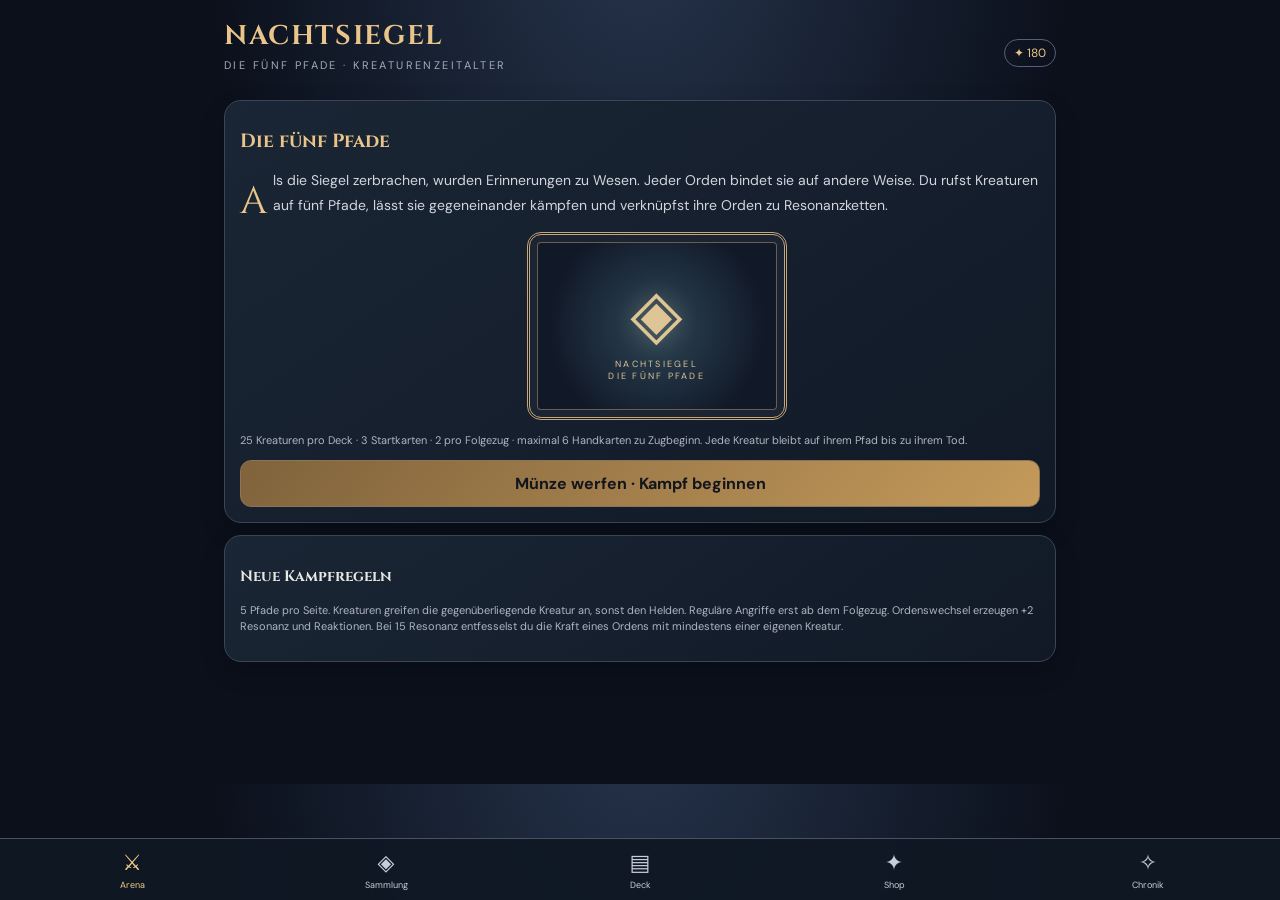
<file: nachtsiegel.html>
<!doctype html><html lang="de"><head><meta charset="utf-8"><meta name="viewport" content="width=device-width,initial-scale=1,viewport-fit=cover"><meta name="theme-color" content="#0b101b"><meta name="apple-mobile-web-app-capable" content="yes"><title>NACHTSIEGEL · Die fünf Pfade</title><link rel="manifest" href="nachtsiegel-manifest.webmanifest"><link rel="stylesheet" href="nachtsiegel-style.css"></head><body><div id="app"></div><nav id="nav"><button data-nav="arena">⚔<small>Arena</small></button><button data-nav="collection">◈<small>Sammlung</small></button><button data-nav="deck">▤<small>Deck</small></button><button data-nav="shop">✦<small>Shop</small></button><button data-nav="lore">✧<small>Chronik</small></button></nav><script src="nachtsiegel-engine.js"></script><script src="nachtsiegel-game.js"></script></body></html>
</file>
<file: nachtsiegel-style.css>
@import url('https://fonts.googleapis.com/css2?family=Cinzel:wght@500;600;700&family=DM+Sans:wght@400;500;600;700&display=swap');
:root{--bg:#0b101b;--panel:#151e2d;--gold:#e9c58b;--ink:#e9e7e4;--muted:#a3acba;--line:#394457}*{box-sizing:border-box}body{margin:0;background:radial-gradient(ellipse at 50% -10%,#26344c 0,#0b101b 48%);color:var(--ink);font-family:'DM Sans',system-ui,sans-serif}button,input,select{font:inherit}button{cursor:pointer}#app{max-width:860px;margin:auto;padding:18px 14px calc(110px + env(safe-area-inset-bottom))}h1,h2,h3,.serif{font-family:Cinzel,Georgia,serif}h1{font-size:27px;letter-spacing:.06em;margin:0;color:var(--gold)}h2{font-size:19px;color:var(--gold);margin:12px 0}h3{font-size:15px}.sub{color:var(--muted);font-size:11px;letter-spacing:.22em;text-transform:uppercase;margin:4px 0 16px}.panel{border:1px solid #3b4555;border-radius:17px;background:linear-gradient(145deg,#1a2635,#111926);padding:15px;margin:12px 0;box-shadow:0 10px 25px #0003}.row{display:flex;align-items:center;justify-content:space-between;gap:8px}.muted{color:var(--muted);font-size:12px}.pill{font-size:12px;border:1px solid #526078;border-radius:99px;padding:5px 9px;color:#e9c58b}.btn{border:1px solid #8b7457;border-radius:11px;background:linear-gradient(130deg,#80633c,#c49a5b);color:#12161c;padding:12px 16px;font-weight:700}.btn:disabled{opacity:.38}.btn.alt{background:#222e40;color:#e8e6df;border-color:#516177}.btn.danger{background:#462a35;color:#ffbdc0;border-color:#8b5662}.btn.sm{padding:8px 10px;font-size:12px}.btn.full{width:100%}.herohead{display:flex;gap:10px;align-items:center}.emblem{font-size:31px;color:var(--gold);width:54px;height:54px;border:1px solid #9a8058;display:grid;place-items:center;border-radius:50%;background:#1f2a3b;box-shadow:0 0 20px #c89d4b2b}.combatants{display:grid;grid-template-columns:1fr 1fr;gap:9px}.combatant{background:#101b2b;border:1px solid #476273;border-radius:13px;padding:11px;min-width:0}.combatant.enemy{background:#251b2b;border-color:#77546e}.combatant strong{font-size:14px}.statline{font-size:13px;line-height:1.7}.bar{height:9px;border-radius:9px;background:#090d15;overflow:hidden;margin:6px 0}.bar>div{height:100%;background:linear-gradient(90deg,#bb4b59,#f3a27c)}.bar.blue>div{background:linear-gradient(90deg,#4f96a6,#9edec7)}.resource{display:flex;gap:6px;flex-wrap:wrap;margin:12px 0}.resource span{font-size:12px;border:1px solid #4c596a;background:#192539;border-radius:9px;padding:7px 9px}.hand{display:grid;grid-template-columns:repeat(auto-fit,minmax(115px,1fr));gap:9px}.card{position:relative;min-width:0;border-radius:13px;border:2px solid var(--accent,#a7b7c6);background:linear-gradient(155deg,#2b3544,#101824 68%);box-shadow:0 8px 16px #0008, inset 0 0 0 3px #ffffff10;overflow:hidden;min-height:204px;display:flex;flex-direction:column;padding:7px;text-align:left;color:#f5f0e7;transition:transform .12s}.card:active{transform:scale(.97)}.card:disabled{opacity:.55}.card:before{content:'';position:absolute;inset:4px;border:1px solid #ffffff27;border-radius:8px;pointer-events:none}.cardtop{display:flex;justify-content:space-between;align-items:center;gap:3px;font-size:10px;z-index:1}.cost{width:26px;height:26px;display:grid;place-items:center;border:1px solid #d6c69d;border-radius:50%;background:#15263a;font-size:15px;font-weight:700;color:#fff}.art{position:relative;display:grid;place-items:center;flex:1;min-height:88px;margin:6px 0;background:radial-gradient(circle,#ffffff15,#0000 60%),repeating-linear-gradient(35deg,#ffffff08 0 1px,transparent 1px 17px);border:1px solid #ffffff30;border-radius:70px 70px 12px 12px}.art .sigil{font-family:Georgia,serif;font-size:55px;color:var(--accent);text-shadow:0 0 18px var(--accent);transform:rotate(-8deg)}.art:after{content:'ILLUSTRATION · SLOT';position:absolute;bottom:5px;right:5px;color:#ffffff60;font-size:6px;letter-spacing:.12em}.cardname{font-family:Cinzel,Georgia,serif;font-size:12px;line-height:1.25;min-height:30px}.carddesc{font-size:10px;color:#c9d2d8;margin-top:3px}.rarity{font-size:8px;letter-spacing:.14em;text-transform:uppercase;color:var(--accent);margin-top:6px}.cardback{min-height:188px;display:grid;place-items:center;text-align:center;background:radial-gradient(circle at center,#2d4657,#111827 70%);border:3px double #c7a778;border-radius:14px;color:#ddc595;box-shadow:inset 0 0 0 7px #1a2433,inset 0 0 0 8px #6c5d4d}.cardback .seal{font-size:68px;text-shadow:0 0 24px #e3c18a55}.cardback small{display:block;letter-spacing:.25em;font-size:9px}.log{max-height:245px;overflow:auto;font-size:12px;line-height:1.6;padding:8px 0}.log div{padding:5px 7px;border-bottom:1px solid #ffffff13}.log div:nth-child(odd){background:#ffffff06}.actions{display:flex;gap:8px;flex-wrap:wrap;margin:12px 0}.filters{display:grid;grid-template-columns:1fr 1fr;gap:7px;margin:12px 0}.filters input{grid-column:1/-1}.filters select,.filters input{background:#101927;border:1px solid #536073;border-radius:9px;color:white;padding:11px;min-width:0}.catalog{display:grid;grid-template-columns:repeat(auto-fit,minmax(125px,1fr));gap:9px}.cardwrap{position:relative}.cardwrap .card{width:100%}.qty{position:absolute;right:5px;top:5px;background:#e5bf7b;color:#111827;font-weight:700;border-radius:30px;padding:3px 7px;z-index:2;font-size:12px}.cardwrap .btn{margin-top:5px;width:100%}.notice{padding:11px;border:1px solid #9e6e51;border-radius:10px;background:#493526;color:#ffe1b4;font-size:12px;margin:10px 0}.story{font-size:14px;line-height:1.8;color:#d2d5dc}.story:first-letter{font-size:38px;color:var(--gold);font-family:Cinzel;float:left;margin-right:6px}#nav{position:fixed;bottom:0;left:0;right:0;background:#101824ee;backdrop-filter:blur(18px);border-top:1px solid #4a5260;display:flex;justify-content:space-around;padding:8px 5px calc(8px + env(safe-area-inset-bottom));z-index:20}#nav button{border:0;background:none;color:#c8ced7;font-size:22px;min-width:65px}#nav button.active{color:#f3ce89}#nav small{display:block;font-size:10px;margin-top:2px} .smallprint{font-size:11px;color:#aeb5c0;line-height:1.5}.flip{font-size:50px;text-align:center;color:var(--gold);padding:8px}.deckcount{font-family:Cinzel;color:var(--gold);font-size:22px}.divider{border-top:1px solid #455265;margin:13px 0}@media(max-width:360px){.card{min-height:180px}.hand{grid-template-columns:repeat(2,minmax(0,1fr))}.combatant{padding:8px}.combatant strong{font-size:12px}}@media(min-width:650px){.hand{grid-template-columns:repeat(5,minmax(0,1fr))}.catalog{grid-template-columns:repeat(5,minmax(0,1fr))}}

/* v0.6 Pocket layout and battle polish */
.pocket{display:grid;grid-template-columns:repeat(4,minmax(0,1fr));gap:6px;margin:10px 0 22px}.mini{position:relative;min-width:0;height:125px;border:1px solid var(--accent);border-radius:9px;background:linear-gradient(160deg,#243043,#0d1420);color:#eee;padding:5px;display:flex;flex-direction:column;align-items:center;justify-content:flex-end;overflow:hidden}.miniart{position:absolute;top:17px;font-size:37px;color:var(--accent);text-shadow:0 0 14px var(--accent)}.minicost{position:absolute;left:4px;top:4px;font-size:11px;background:#132237;border-radius:50%;padding:2px 5px}.mininame{font-size:9px;font-weight:700;text-align:center;line-height:1.1;min-height:21px;z-index:1}.minikind{font-size:8px;color:#c5ccd7}.miniqty{position:absolute;right:4px;top:4px;font-size:10px;color:#e9c58b}.compact{padding:10px}.compact h2{margin:4px 0}.decklist{display:grid;grid-template-columns:1fr 1fr;gap:5px}.deckline{background:#1a2736;border:1px solid #45546a;color:#eee;border-radius:7px;padding:9px 7px;text-align:left;display:flex;justify-content:space-between;gap:5px;font-size:10px}.deckline b{white-space:nowrap;color:#e9c58b}.enemylog{border-left:3px solid #d48ba0!important;background:#61314435!important}.herolog{border-left:3px solid #79c7b5!important}.mode{width:100%;padding:13px;margin:6px 0;background:#182437;border:1px solid #45536a;color:#eee;border-radius:12px;text-align:left;display:flex;flex-direction:column;gap:4px}.mode.selected{border-color:#e9c58b;background:#3a3329}.mode small{color:#b8c1cc}.card{animation:cardEnter .26s ease-out}.notice{animation:noticeIn .35s ease-out}@keyframes cardEnter{from{opacity:.3;transform:translateY(14px) scale(.96)}to{opacity:1;transform:translateY(0) scale(1)}}@keyframes noticeIn{from{opacity:0;transform:scale(.97)}to{opacity:1;transform:scale(1)}}@media(min-width:520px){.pocket{grid-template-columns:repeat(6,minmax(0,1fr))}}@media(max-width:380px){.pocket{grid-template-columns:repeat(4,minmax(0,1fr))}.mini{height:112px}.miniart{font-size:31px}.mininame{font-size:8px}}@media(prefers-reduced-motion:reduce){.card,.notice{animation:none}}

.pill:first-child{animation:coinReveal .65s ease-out}@keyframes coinReveal{0%{transform:rotateY(0) scale(.8);opacity:.4}50%{transform:rotateY(540deg) scale(1.14)}100%{transform:rotateY(720deg) scale(1);opacity:1}}

/* v0.7: Deckkarten mit lesbaren Effekten */
.deckline{align-items:flex-start;min-height:54px}.decktext{display:flex;flex-direction:column;gap:4px;min-width:0}.decktext strong{font-size:11px;line-height:1.2}.decktext small{font-size:10px;line-height:1.3;color:#bfcbd8;overflow-wrap:anywhere}.deckline b{padding-top:2px}.minieffect{font-size:8px;color:#d8e0e7;line-height:1.2;text-align:center;max-height:24px;overflow:hidden;display:-webkit-box;-webkit-line-clamp:2;-webkit-box-orient:vertical}.mini{height:146px}.miniart{top:20px}.mininame{min-height:18px}.decklist{grid-template-columns:1fr 1fr}@media(max-width:380px){.mini{height:139px}}#nav button{min-width:0;flex:1}#nav small{font-size:9px}

/* v0.8: Three-lane summoning field */
.fieldtitle{font-size:12px;margin:12px 0 5px;color:#c8d3e1;letter-spacing:.06em}.lanegrid{display:grid;grid-template-columns:repeat(3,minmax(0,1fr));gap:6px}.lane{min-height:72px;border:1px dashed #657083;border-radius:9px;background:#101c2a;padding:6px;display:flex;flex-direction:column;align-items:center;justify-content:space-around;text-align:center;gap:3px}.lane small{font-size:9px;color:#9eafc4}.lane strong{font-size:10px;color:#e9c58b;line-height:1.2}.lane span{font-size:10px}.lane.occupied{border:1px solid #d4ad69;background:linear-gradient(145deg,#29354a,#172334);box-shadow:inset 0 0 12px #d4ad6918}.burst{margin-top:12px;background:linear-gradient(120deg,#5c3976,#c6a2e7);color:#160d20;animation:noticeIn .3s ease-out}
/* v0.9: five readable lanes, creature focus */
.lanegrid{display:grid;grid-template-columns:repeat(5,minmax(0,1fr));gap:4px}.lane{min-width:0;min-height:95px;border:1px solid #657086;border-radius:8px;background:linear-gradient(145deg,#202e40,#101723);color:#e6e7ed;padding:4px 2px;display:flex;flex-direction:column;align-items:center;justify-content:space-around;gap:3px}.lane.occupied{border-color:#c5a776;background:linear-gradient(145deg,#354253,#152436)}.lane strong{font-size:9px;line-height:1.12;overflow-wrap:anywhere}.lane span{font-size:10px}.lane small{font-size:9px;color:#b9c5d1}.fieldlabel{text-align:center;color:#c9c4b6;margin:9px 0 5px}.fieldmiddle{text-align:center;color:#e6bf83;font-size:10px;letter-spacing:.2em;padding:8px 0}.hand{grid-template-columns:repeat(3,minmax(0,1fr));gap:5px}.hand .card{min-height:210px;padding:5px}.hand .cardname{font-size:11px}.hand .carddesc{font-size:10px}.hand .art{min-height:70px}.hand .art .sigil{font-size:42px}.hand .cardtop{font-size:8px}.hand .rarity{font-size:8px}.mini{height:125px}.deckline{min-height:68px}.log{max-height:230px}.cardback{max-width:260px;margin:12px auto}.combatants{margin-top:8px}@media(max-width:380px){.lane{min-height:86px}.lane strong{font-size:8px}.lane span{font-size:9px}.hand .card{min-height:192px}.hand .art{min-height:60px}}
</file>
